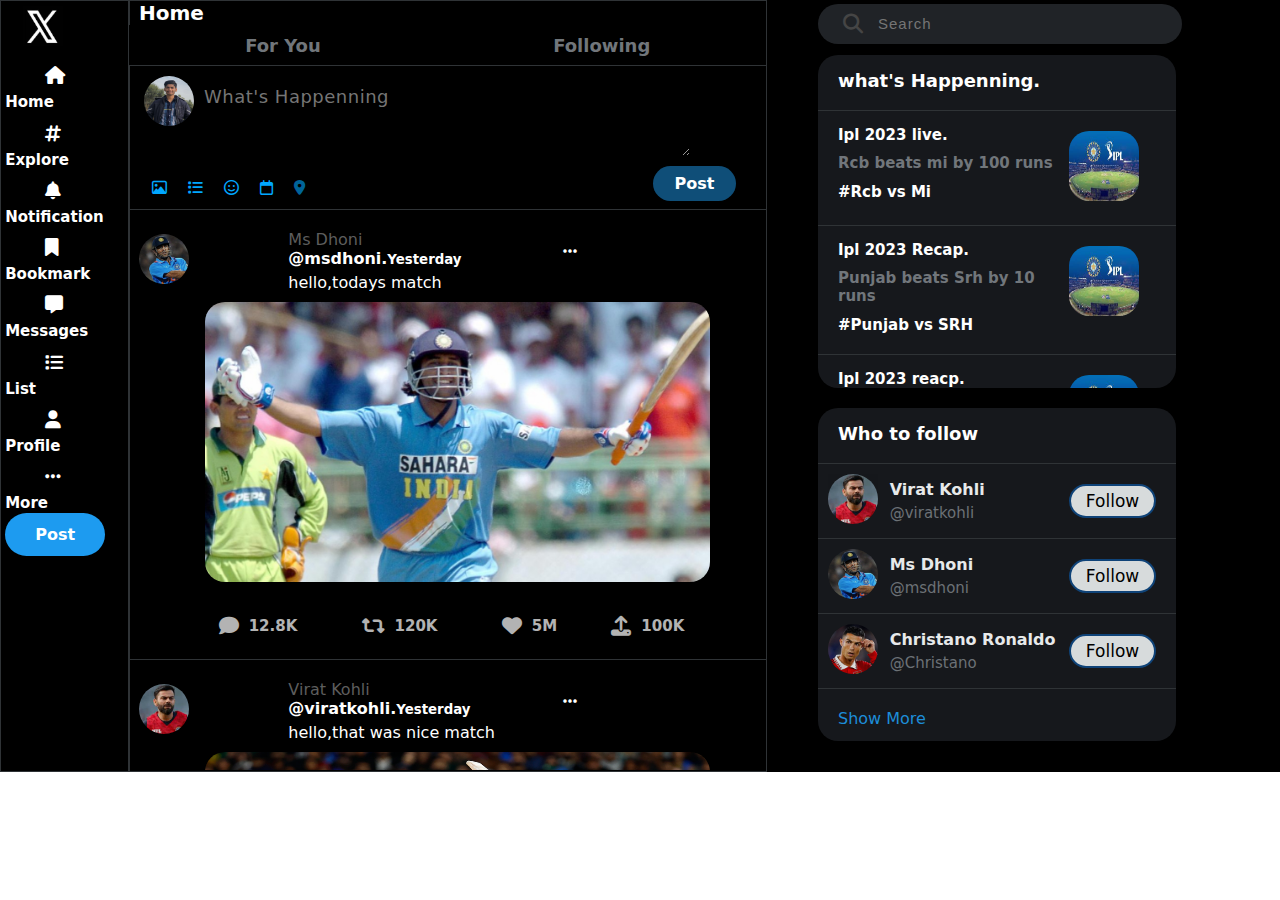
<file: index.html>
<!DOCTYPE html>
<html lang="en">
<head>
    <meta charset="UTF-8">
    <meta name="viewport" content="width=device-width, initial-scale=1.0">
    <link rel="icon" href="/1st clone/images/twitterlogo.jpeg">
    <title>Home / X</title>
    <link rel="stylesheet" href="https://cdnjs.cloudflare.com/ajax/libs/font-awesome/6.4.2/css/all.min.css">
    <link href="https://fonts.googleapis.com/css2?family=Source+Code+Pro:wght@300;400&display=swap" rel="stylesheet">
    <link rel="stylesheet" href="index.css">
</head>
<body>
    <div class="container">
        <div class="menu">
            <div class="menu-c">
            <div class="logo hide">
                <img src="images/twitterlogo.jpeg" alt="">
            </div>
            <div class="options">
                <div class="sh new"><a href="#"><i class="fa-solid fa-house"></i><span>Home</span></a></div>
                <div class="sh"><a href="#"><i class="fa-solid fa-hashtag"></i><span>Explore</span></a></div>
                <div class="sh"><a href="#"><i class="fa-solid fa-bell"></i><span>Notification</span></a></div>
                <div class="sh"><a href="#"><i class="fa-solid fa-bookmark"></i><span>Bookmark</span></a></div>
                <div class="hide"><a href="#"><i class="fa-solid fa-message"></i><span>Messages</span></a></div>
                <div class="hide"><a href="#"><i class="fa-solid fa-list"></i><span>List</span></a></div>
                <div class="hide"><a href="#"><i class="fa-solid fa-user"></i><span>Profile</span></a></div>
                <div class="hide"><a href="#"><i class="fa-solid fa-ellipsis"></i><span>More</span></a></div>
                <div class="hide"><button>Post</button></div>
            </div>
        </div>
    </div>
    <div class="cont-me">
        <div class="as">
            <a href="#">Home</a>
        </div>
        <div class="prefer">
            <span>
                <a href="#">For You</a>
            </span>
            <span>
                <a href="#">Following</a>
            </span>
        </div>
        <div class="tweet">
            <div class="y-t">
                <div class="im">
                    <span><img src="images/me.jpg" alt="" class="top"></span>
                    <textarea id="tweettxt" placeholder="What's Happenning"></textarea>
                </div>
                <div class="extra">
                    <div class="more">
                        <span>
                            <a href="#">
                            <label for="imageUpload">
                                <i class="fa-regular fa-image"></i>
                            </label>
                            <input type="file" id="imageUpload" accept="image/*" style="display: none;">
                            </a>
                        </span>
                        <span><a href="#"><i class="fa-solid fa-list"></i></a></span>
                        <span><a href="#"><i class="fa-regular fa-face-smile"></i></a></span>
                        <span><a href="#"><i class="fa-regular fa-calendar"></i></a></span>
                        <span><a href="#"><i class="fa-solid fa-location-dot"></i></a></span>
                    </div>
                    <span><button class="btn">Post</button></span>
                </div>
            </div>
            <div class="newPost">
                <!-- //empty div for posting a new tweet -->
            </div>
            <div class="modal" id="emptyTweetModal">
                <div class="modal-content">
                    <p>Please enter a tweet before posting.</p>
                    <button id="modalCloseBtn">OK</button>
                </div>
            </div>
            <div class="others-tweet">
                <div class="other-tweet">
                    <div class="profile">
                        <div class="other-p">
                            <img src="images/user1.jpg" alt="">
                        </div>
                        <div class="new-msg">
                        <span><p>Ms Dhoni <b><i class="fa fa-check-circle-o"></i>@msdhoni.<small>Yesterday</small></b>
                        </p></span>
                        <div class="msg">
                            <p>hello,todays match</p>
                        </div>
                    </div>
                    <div class="m-o">
                        <i class="fa fa-ellipsis-h"></i>
                    </div>
                    </div>
                    <div class="image-v">
                        <img src="images/ms shot.jpg" alt="" height="30px" width="30px">
                    </div>
                    <div class="react">
                        <div class="comm"><i class="fa-solid fa-comment"></i><p>12.8K</p></div>
                        <div class="retweet"><i class="fa fa-retweet"></i><p>120K</p></div>
                        <div class="like"><i class="fa-solid fa-heart"></i><p>5M</p></div>
                        <div class="book"><i class="fa fa-upload"></i><p>100K</p></div>
                    </div>
                </div>
                <div class="other-tweet">
                    <div class="profile">
                        <div class="other-p">
                            <img src="images/user3.jpg" alt="">
                        </div>
                        <div class="new-msg">
                        <span class="ime"><p>Virat Kohli <b><i class="fa fa-check-circle-o"></i>@viratkohli.<small>Yesterday</small></b>
                        </p></span>
                        <div class="msg">
                            <p>hello,that was nice match</p>
                        </div>
                    </div>
                    <div class="m-o">
                        <i class="fa fa-ellipsis-h"></i>
                    </div>
                    </div>
                    <div class="image-v">
                        <img src="images/virat shot.webp" alt="" height="30px" width="30px">
                    </div>
                    <div class="react">
                        <div class="comm"><i class="fa-solid fa-comment"></i><p>120K</p></div>
                        <div class="retweet"><i class="fa fa-retweet"></i><p>1M</p></div>
                        <div class="like stable"><i class="fa-solid fa-heart"></i><p>10M</p></div>
                        <div class="book"><i class="fa fa-upload"></i><p>120K</p></div>
                    </div>
                </div>
                <div class="other-tweet">
                    <div class="profile">
                        <div class="other-p">
                            <img src="images/user2.jpg" alt="">
                        </div>
                        <div class="new-msg">
                        <span><p>Christano Ronaldo <b><i class="fa fa-check-circle-o"></i>@Christano.<small>Yesterday</small></b>
                        </p></span>
                        <div class="msg">
                            <p>hello,nice to meet you</p>
                        </div>
                    </div>
                    <div class="m-o">
                        <i class="fa fa-ellipsis-h"></i>
                    </div>
                    </div>
                    <div class="image-v">
                        <img src="images/ronaldo.jpeg" alt="" height="30px" width="30px">
                    </div>
                    <div class="react">
                        <div class="comm"><i class="fa-solid fa-comment"></i><p>150k</p></div>
                        <div class="retweet"><i class="fa fa-retweet"></i><p>1M</p></div>
                        <div class="like"><i class="fa-solid fa-heart"></i><p>15M</p></div>
                        <div class="book"><i class="fa fa-upload"></i><p>200K</p></div>
                    </div>
                </div>
            </div>
        </div>
    </div>
    <div class="trending-menu">
        <div class="trend-c">
            <div class="search">
                <input type="text" placeholder="Search">
                <span><i class="fa fa-search"></i></span>
            </div>
            <div class="trending">
                <div class="header">
                    <p>what's Happenning.</p>
                </div>
                <div class="trends">
                    <div class="trend">
                    <div class="trend-msg">
                        <div class="trend-name">
                            <p>Ipl 2023 live.</p>
                        </div>
                        <div class="subject">
                            <p>Rcb beats mi by 100 runs</p>
                        </div>
                        <div class="trend-w">
                            <a href="#">#Rcb vs Mi</a>
                        </div>
                    </div>
                    <div class="trendpic">
                        <img src="images/ipl.jpeg" alt="">
                    </div>
                    </div>
                    <div class="trend">
                    <div class="trend-msg">
                        <div class="trend-name">
                            <p>Ipl 2023 Recap.</p>
                        </div>
                        <div class="subject">
                            <p>Punjab beats Srh by 10 runs</p>
                        </div>
                        <div class="trend-w">
                            <a href="#">#Punjab vs SRH</a>
                        </div>
                    </div>
                    <div class="trendpic">
                        <img src="images/ipl.jpeg" alt="">
                    </div>
                    </div>
                    <div class="trend">
                    <div class="trend-msg">
                        <div class="trend-name">
                            <p>Ipl 2023 reacp.</p>
                        </div>
                        <div class="subject">
                            <p>Mi beats Kkr by 1 runs</p>
                        </div>
                        <div class="trend-w">
                            <a href="#">#Mi vs Kkr</a>
                        </div>
                    </div>
                    <div class="trendpic">
                        <img src="images/ipl.jpeg" alt="">
                    </div>
                    </div>
                    <div class="trend">
                    <div class="trend-msg">
                        <div class="trend-name">
                            <p>Ipl 2023 reacp.</p>
                        </div>
                        <div class="subject">
                            <p>Delhi beats Lsg by 9 runs</p>
                        </div>
                        <div class="trend-w">
                            <a href="#">#Delhi Capitals vs Lsg</a>
                        </div>
                    </div>
                    <div class="trendpic">
                        <img src="images/ipl.jpeg" alt="">
                    </div>
                    </div>
                    <div class="show-more">
                        <a href="#">Show More</a>
                    </div>
                </div>
            </div>
            <div class="follow">
                <div class="header">
                    <p>Who to follow</p>
                </div>
                <div class="persons">
                    <div class="person">
                    <div class="pro">
                        <img src="images/user3.jpg" alt="">
                    </div>
                    <div class="name">
                        <div class="main-name">
                            <h3>Virat Kohli</h3>
                        </div>
                        <div class="username">
                            <p>@viratkohli</p>
                        </div>
                    </div>
                    <div class="send-req">
                        <button class="f-btn">Follow</button>
                    </div>
                </div>
                    <div class="person">
                    <div class="pro">
                        <img src="images/user1.jpg" alt="">
                    </div>
                    <div class="name">
                        <div class="main-name">
                            <h3>Ms Dhoni</h3>
                        </div>
                        <div class="username">
                            <p>@msdhoni</p>
                        </div>
                    </div>
                    <div class="send-req">
                        <button class="f-btn">Follow</button>
                    </div>
                </div>
                    <div class="person">
                    <div class="pro">
                        <img src="images/user2.jpg" alt="">
                    </div>
                    <div class="name">
                        <div class="main-name">
                            <h3>Christano Ronaldo</h3>
                        </div>
                        <div class="username">
                            <p>@Christano</p>
                        </div>
                    </div>
                    <div class="send-req">
                        <button class="f-btn">Follow</button>
                    </div>
                </div>
                </div>
                <div class="show-more">
                    <a href="#">Show More</a>
                </div>
            </div>
        </div>
    </div>
</div>
<script src="index.js"></script>
</body>
</html>
</file>
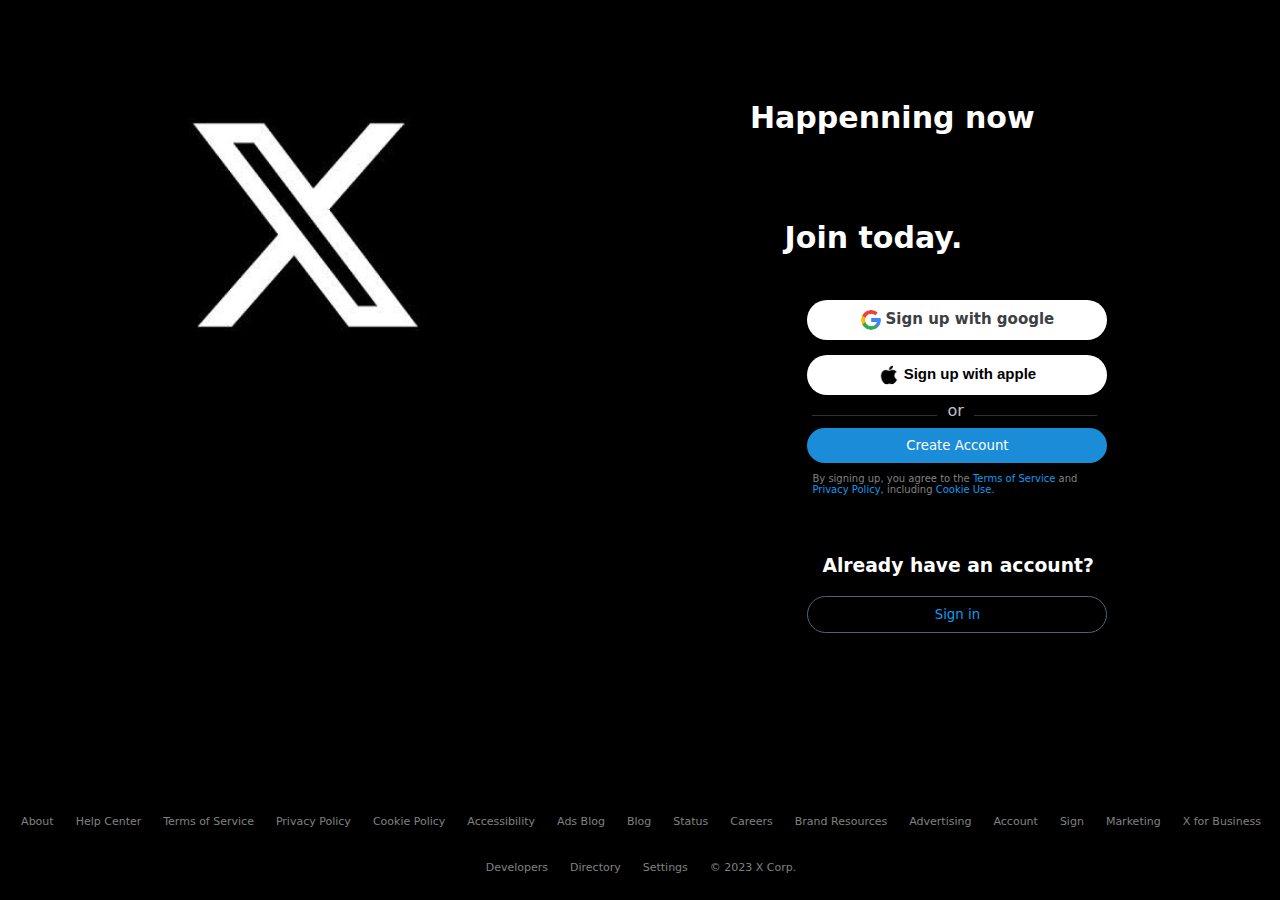
<file: sign up/index.html>
<!DOCTYPE html>
    <html lang="en">
    <head>
        <meta charset="UTF-8">
        <meta name="viewport" content="width=device-width, initial-scale=1.0">
        <link rel="stylesheet" href="https://cdnjs.cloudflare.com/ajax/libs/font-awesome/6.4.2/css/all.min.css">
        <link rel="stylesheet" href="index.css">
        <link rel="icon" href="/sign up/image/images.jpeg">
        <title>Twitter.it's what's happenning / X</title>
    </head>
    <body>
        <div class="main">
                <div class="left">
                    <img src="/sign up/image/images.jpeg" alt="">
                </div>
                <div class="right">
                    <h1>Happenning now</h1>
                    <h2>Join today.</h2>
                    <div class="log">
                        <button><img src="/sign up/image/new google.png" alt=""><span class="li">Sign up with google</span></button>
                        <button><img src="/sign up/image/apple.png" alt=""><span class="sa">Sign up with apple</span></button>
                        <hr>
                        <span class="sp">or</span>
                        <button class="bt">Create Account</button>
                        <p>By signing up, you agree to the <a href="#">Terms of Service</a> and <a href="">Privacy Policy</a>, including <a href="">Cookie Use.</a></p>
                        <h3>Already have an account?</h3>
                        <button class="b">Sign in</button>
                    </div>
                </div>
            </div>
            <footer>
                <div class="f">
                <ul><li>About</li> <li>Help Center</li> <li>Terms of Service</li> <li>Privacy Policy</li> <li>Cookie Policy</li> <li>Accessibility</li> <li>Ads Blog</li> <li>Blog</li> <li>Status</li> <li>Careers</li> <li>Brand Resources</li> <li>Advertising</li> <li>Account</li> <li>Sign</li> <li>Marketing</li> <li>X for Business</li> <li>Developers</li> <li>Directory</li> <li>Settings</li> <li>© 2023 X Corp.</li></ul>
            </div>
            </footer>
            <div class="bg">
                <div class="sign-box">
                    <i class="fa-solid fa-xmark" id="close-btn"></i>
                    <img src="/sign up/image/twitterlogo.jpeg" class="logo">
                    <h2>Sign in to X</h2>
                    <button><img src="/sign up/image/new google.png" alt="google">Sign in with Google</button>
                    <button><img src="/sign up/image/apple.png" alt="apple">Sign in with Apple</button>
                    <hr>
                    <span>or</span>

                    <form action="../index.html">
                        <input type="text"name="text" id="text" placeholder="Phone, email, or username" required>
                        <a><button type="submit">Next</button></a>
                    </form>

                    <h1>
                        <button class="forgot">
                            Forgot password?
                        </button>
                    </h1>
                    <p>
                    Don't have an account?<a href="#">Sign up</a>
                    </p>
                </div>
            </div>
            <script src="index.js">
            </script>
    </body>
    </html>
</file>
<file: index.css>
*{
    padding: 0;
    margin: 0;
    font-family: system-ui, -apple-system, BlinkMacSystemFont, "Segoe UI", Roboto, Ubuntu, "Helvetica Neue", sans-serif;
}
.container{
    display: grid;
    grid-template-columns: 26% 39% 35%;
    background: #000000;
}
.menu{
    width: 99.8%;
    border: 1px solid #2f3336;
    height: 770px;
}
.menu-c{
    width: 75%;
    margin: 0 auto;
}
.logo{
    padding: 10px 100px 30px 100px;
}
.logo img{
    height: 40px;
    width: 40px;
}
.options{
    display: grid;
}
.options div a{
    text-decoration: none;
    font-size: 18px;
    font-weight: 600;
    padding: 13px 30px 13px 30px;
    border-radius: 30px;
    color: white;
}
.options div{
    padding: 2% 0% 8% 31%;
}
.options div a i{
    font-weight: 1000; 
    font-size: 18px;
    padding: 0px 20px 0px 0px;
}
.options div a:hover{
    background: #181818;
    transition: .1s linear;
}
.options button{
    padding: 15px 80px;
    border-radius: 30px;
    outline: none;
    background: #1d9bf0;
    color: white;
    border: none;
    font-size: 16px;
    font-weight: 600;
    cursor: pointer;
}
.options button:hover{
    background: #0093ff;
    transition: .1s linear;
    opacity: 1;
}
.cont-me{
    width: 99.6%;
    border: 1px solid #2f3336;
    background: transparent;
}
.as a{
    text-decoration: none;
    font-size: 20px;
    font-weight: 600;
    color: white;
    padding: 0 0 0 10px;
}
.prefer{
    width: 100%;
    display: flex;
    flex-wrap: wrap;
    align-items: center;
    border-bottom: 1px solid #2f3336;
    background: black;
    justify-content: space-around;
    height: 40px;
}
.prefer span a{
    text-decoration: none;
    color: #71767b;
    font-size: 18px;
    font-weight: 600;
    transition: .2s linear;
    margin-top: 25px;
}
.prefer span a:hover{
    color: white;
    margin-bottom: 20px;
}
.tweet{
    max-height: 704px;
    overflow-y: hidden;
}
.tweet:hover{
    overflow-y: auto;
}
.y-t{
    border-bottom: 1px solid #2f3336;
    width: 100%;
    height: auto;
}
.im{
    display: flex;
    flex-wrap: wrap;
    align-items: center;
    padding: 10px 15px;
    height: auto;
    place-items: start;
}
.im img{
    height: 50px;
    width: 50px;
    border-radius: 50%;
    cursor: pointer;
    opacity: 0.9;
}
.im img:hover{
    opacity: 1;
}
.im textarea{
    padding: 0 0 0 10px;
    outline: none;
    border: none;
    font-size: 18px; 
    color: white;
    letter-spacing: 0.5px;
    width: 88.9%;
    height: 70px;
    margin-top: 10px;
    overflow-y: hidden;
    background: black;
}
.im textarea:hover{
    overflow-y: visible;
}
.extra{
    display: flex;
    flex-wrap: wrap;
    justify-content: space-between;
}
.extra button:hover{
    cursor: pointer;
}
.more{
    margin: 12px 0px 5px 15px;
}
.more span a{
    text-decoration: none;
    color: #00a7ff;
    font-size: 15px;
    padding: 8px 5px;
    border-radius: 50%;
    margin: 3px;
    width: 10%;
}
.more span a:hover{
    background: #031018;
}
.more span:nth-child(5){
    color: rgb(29, 155, 240);
    opacity: 0.6;
}
.more span a i:nth-child(1){
    cursor: pointer;
}
.uploaded-image {
    max-width: 100%;
    margin-top: 10px; 
}

.extra span button{
    margin: 0px 30px 8px 0px;
    padding: 8px 22px;
    border-radius: 30px;
    border: none;
    background: #0f4e78;
    font-size: 16px;
    color: white;
    font-weight: 700;
}
.extra span button:hover{
    background: #0f4378;
}
/* Styles for the modal */
.modal {
    display: none;
    position: fixed;
    top: 0;
    left: 0;
    width: 100%;
    height: 100%;
    background-color: rgba(0, 0, 0, 0.5);
    justify-content: center;
    align-items: center;
}

.modal-content {
    background-color: white;
    padding: 20px;
    border-radius: 5px;
    box-shadow: 0 2px 8px rgba(0, 0, 0, 0.1);
    text-align: center;
}

#modalCloseBtn {
    margin-top: 10px;
    padding: 8px 16px;
    background-color: #007bff;
    color: white;
    border: none;
    border-radius: 5px;
    cursor: pointer;
}

#modalCloseBtn:hover {
    background-color: #0056b3;
}

.others-tweet{
    width: 100%; 
}
.other-tweet{
    width: 100%; 
    border-bottom: 1px solid #2f3336;
}
.profile{
    display: grid;
    grid-template-columns: 12% 76% 12%;
    margin: 20px 0px 10px 0px;
    align-items: center;
}
.other-p{
    padding: 0px 0px 0px 10px;
}
.other-p img{
    width: 50px;
    height: 50px;
    border-radius: 50%;
    opacity: 0.9;
    cursor: pointer;
}
.other-p img:hover{
    opacity: 1;
}
.new-msg span i{
    padding: 0px 4px 0px 4px;
    color: #0f4e78;
    font-size: 20px;
}
.new-msg{
    cursor: pointer;
}
.new-msg span p{
    color: #5d5d5d;
}
.new-msg span b{
    color: white;
}
.msg{
    color: white;
    font-size: 16px;
    font-weight: 500;
    padding: 5px 0 0;
    text-align: justify;
    text-justify: inter-word;
    word-wrap: break-word;
}
.new-msg span b:hover{
    text-decoration: underline;
}
.m-o{
    cursor: pointer;
    color: white;
    margin-bottom: 20px;
    margin-left: 20px;
}
.image-v{
    margin: 0 0 0 12%;
}
.image-v img{
    border-radius: 20px;
    width: 90%;
    height: 280px;
}
.react{
    margin: 25px 15px 18px 80px;
    display: flex;
    flex-wrap: wrap;
    justify-content: space-around;
    width: 80%;
    opacity: 0.7;
    color: white;
}
.react div{
    display: flex;
    align-items: center;
    cursor: pointer;
}
.react .comm{
    margin-right: 50px;
}
.react .retweet{
    margin-right: 50px;
}
.react .like{
    margin-right: 40px;
}
.react .stable{
    color: red;
}
.react .book{
    margin-right: 30px;
}
.react div p{
    padding: 0 0 0 5px;
    font-size: 15px;
    font-weight: 600;
}
.react div i{
    padding: 5px 5px;
    font-size: 20px;
    border-radius: 50%;
}
.comm:hover{
    color: #00a7ff;
}
.retweet:hover{
    color: green;
}
/* .like:hover{
    color: red;
} */
.book:hover{
    color: #00a7ff;
}
.trending-menu{
    width: 100%;
}
.trend-c{
    width: 70%;
    margin: 0 0 0 50px;
}
.search{
    width: 100%;
    height: 55px;
    position: sticky;
    top: 0;
    background: black;
    align-items: center;
    z-index: 1000;
}
.search input{
    width: 82%;
    height: 40px;
    margin: 1% 0 0 0;
    border-radius: 30px;
    outline: none;
    border: none;
    background: #202327;
    padding: 0 10px 0 60px;
    font-size: 15px;
    font-weight: 400;
    color: white;
    letter-spacing: 1px;
    font-family: sans-serif;
}
.search span{
    position: absolute;
    top: 12px;
    left: 7%;
    font-size: 20px;
    font-weight: 100;
    color: #454545;
}
.trending, .follow{
    width: 100%;
    background: #16181c;
    border-radius: 20px;
    margin: 0px 0px 20px 0px;
    max-height: 333px;
    overflow-y: hidden;
}
.trending:hover, .follow:hover{
    overflow-y: auto;
}
.header{
    width: 100%;
    height: 55px;
    border-bottom: 1px solid #2f3336;
    color: white;
}
.header p{
    padding: 15px 20px;
    font-size: 18px;
    font-weight: 900;
}
.trends , .persons{
    width: 100%;
}
.trend{
    display: grid;
    grid-template-columns: 70% 30%;
    border-bottom: 1px solid #2f3336;
}
.trend-msg{
    margin: 15px 0 0 20px;
}
.trend-name{
    margin: 0 0 10px 0;
    cursor: pointer;
    color: white;
    font-size: 15px;
    font-weight: 600;
}
.trend-name a, .trend-w a{
    text-decoration: none;
    font-size: 15px;
    color: white;
    font-weight: 600;
}
.trend-w{
    margin: 0 0 20px 0;
    cursor: pointer;
    color: white;
}
.subject p{
    font-size: 15px;
    font-weight: 600;
    text-justify: inter-word;
    word-wrap: break-word;
    margin: 0 0 10px 0;
    cursor: pointer;
    color: #71767b;
}
.trend-w p a{
    text-decoration: none;
    color: white;
}
.trend-w p a:hover{
    text-decoration: underline;
    opacity: 1;
}
.trendpic{
    padding: 20px 0;
}
.trendpic img{
    width: 70px;
    height: 70px;
    border-radius: 20px;
}
.trend:hover, .person:hover{
    background: #16181c;
}
.show-more{
    padding: 20px 20px;
}
.show-more a{
    text-decoration: none;
    color: #1d8dd8;
}
.show-more:hover{
    background: #16181c;
    border-radius: 0 0 20px 20px;
}
.person{
    display: grid;
    grid-template-columns: 20% 50% 30%;
    padding: 10px 0;
    align-items: center;
    border-bottom: 1px solid #2f3336;
}
.pro{
    padding: 0 0 0 10px;
}
.pro img{
    width: 50px;
    height: 50px;
    border-radius: 50%;
    opacity: 0.9;
}
.pro img:hover{
    opacity: 1;
}
.followers-name p{
    font-size: 16px;
    font-weight: 600;
}
.name h3{
    font-size: 16px;
    color: #e7e9ea;
}
.name p{
    padding: 5px 0 0 0;
    color: #6c7176;
    font-size: 15px;
}
.send-req .f-btn{
    padding: 5px 15px;
    outline: none;
    border: 2px solid #0f4378;
    color: black;
    border-radius: 20px;
    font-size: 17px;
    text-transform: capitalize;
    background: #d7dbdc;
    opacity: 1;
}
.send-req .f-btn:hover{
    background: #d7dbdc;
    opacity: 0.9;
    cursor: pointer;
}
.send-req .nbtn{
    border: 2px solid #0f4378;
    width: 105px;
    padding: 5px 10px;
    border-radius: 20px;
    font-size: 15px;
    text-transform: capitalize;
    color: white;
    outline: none;
    background: transparent;
    padding: 10px;
}
@media (min-width:479px) and (max-width:1450px) {
    .option span{
        display: none;
    }
    .option button{
        padding: 10px 10px;
    }
    .container{
        grid-template-columns: 10% 50% 40%;
    }
    .menu-c{
        width: 99.6%;
    }
    .option div a i{
        padding: 0;
        border-radius: 50%;
    }
    .profile{
        grid-template-columns: 25% 40% 35%;
    }
    .im textarea{
        width: 80%;
    }
}
@media(max-width:960px) and (min-width:478px){
    /* .menu{
        display: none;
    } */
    .trending-menu{
        display: none;
    }
    .container{
        grid-template-columns: 100%;
    }
    .profile{
        grid-template-columns: 20% 60% 20%;
    }
}
@media(min-width:961px) and (max-width:1180px){
    .menu-c .options{
        grid-template-columns: 10%;
    }
    .menu-c .logo{
        padding: 5px 0 5px 22px;
    }
    .options div a span{
        font-size: 0px;
        transition: .1s linear;
    }
    .options div a i{
        padding: 12px 5px 5px 10px;
    }
    .options button{
        padding: 12px 22px;
    }
}
@media(min-width:1181px) and (max-width:1450px){
    .menu-c .options{
        grid-template-columns: 10%;
    }
    .menu-c .logo{
        padding: 5px 0 5px 22px;
    }
    .options div a span{
        font-size: 15px;
        transition: .1s linear;
    }
    .options div a i{
        padding: 12px 5px 5px 10px;
    }
    .options button{
        padding: 12px 30px;
    }
}
@media(min-width:320px) and (max-width:700px){
    .options{
        display: flex;
        flex-direction: row;
        justify-content: space-between;
    }
    .options div{
        padding: 0;
    }
    .options .sh span{
        display: none;
    }
    .hide{
        display: none;
    }
    .menu{
        bottom: 0;
        background: black;
        position: fixed;
        height: auto;
        padding: 20px 0;
        z-index: 1000;
    }
    .react .comm{
        margin-left: -30px;
    }
    .react .retweet{
        margin-left: -30px;
    }
    .react .like{
        margin-left: -30px;
    }
    .react .book{
        margin-left: -30px;
    }
    .menu-c{
        margin: auto;
    }
    .tweet{
        width: 100%;
    }
    .trending-menu{
        display: none;
    }
    .im textarea{
        width: 80%;
    }
    .container{
        grid-template-columns: 100%;
    }
    .profile{
        grid-template-columns: 20% 60% 20%;
    }
}
@media(min-width:700px) and (max-width:960px) {
    .menu-c .options{
        grid-template-columns: 10%;
    }
    .menu-c .logo{
        padding: 5px 0 5px 22px;
    }
    .options div a span{
        font-size: 0px;
        transition: .1s linear;
    }
    .options div a i{
        padding: 12px 5px 5px 10px;
    }
    .options button{
        padding: 12px 22px;
    }
    .container{
        grid-template-columns: 10% 90%;
    }
}
@media(min-width:320px) and (max-width:374px){
    .options .sh a i{
        margin-right: -50px;
        padding-left: 10px;
    }
    .options .new{
        margin-left: -20px;
    }
    .im textarea{
        width: auto;
    }
}
@media(min-width:375px) and (max-width:404px){
    .options .new{
        margin-left: -30px;
    }
}
</file>
<file: sign up/index.css>
* {
    margin: 0;
    padding: 0;
    font-family: system-ui, -apple-system, BlinkMacSystemFont, "Segoe UI", Roboto, Ubuntu, "Helvetica Neue", sans-serif;
}

body {
    box-sizing: border-box;
    background-color: black;
    width: 100%;
    height: 100vh;
    overflow: hidden;
}

.main {
    display: grid;
    grid-template-columns: 50% 50%;
}

.left {
    margin: 100px 0 0px 280px;
}

.left img {
    height: 350px;
    width: 350px;
}

.right {
    display: flex;
    flex-direction: row;
}

.right h1 {
    color: white;
    font-size: 60px;
    font-weight: 800;
    position: relative;
    top: 100px;
    left: 150px;
    white-space: nowrap;
}

.right h2 {
    color: white;
    font-size: 35px;
    font-weight: 650;
    position: relative;
    right: 390px;
    top: 180px;
    white-space: nowrap;
    padding: 40px;
}
.log{
        width:0px;
    }
.log button {
    display: flex;
    color: white;
    white-space: nowrap;
    background: white;
    margin: 15px;
    position: relative;
    top: 285px;
    right: 625px;
    border: none;
    outline: none;
    border-radius: 20px;
    color: black;
    width: 300px;
    text-align: center;
    justify-content: center;
    padding: 10px;
    cursor: pointer;
}

.log button:hover {
    background: #e6e6e6;
}

.log button img {
    width: 20px;
    border-radius: 50%;
    margin-right: 5px;
}

.log button .li {
    color: #3c4043;
    font-weight: 600;
    font-size: 15px;
}

.log button .sa {
    font-family: 'Segoe UI', Tahoma, Geneva, Verdana, sans-serif;
    font-size: 15px;
    font-weight: 600;
}

.log hr {
    border: 0;
    height: 1px;
    background: #2f3336;
    position: relative;
    top: 290px;
    right: 600px;
    width: 285px;
}

.log .sp {
    position: relative;
    top: 275px;
    right: 480px;
    color: #c2c2c2;
    background: black;
    padding: 0 10px 0 10px;
}

.log .bt {
    margin-top: -2px;
    background: #1a8cd8;
    color: white;
}

.log .bt:hover {
    background: #1686d0;
}

.log p {
    color: white;
    position: relative;
    top: 280px;
    right: 610px;
    font-size: 12px;
    width: 320px;
    color: gray;
}

.log p a {
    text-decoration: none;
    color: #0e9bf0;
}

.log p a:hover {
    text-decoration: underline;
}

.log h3 {
    color: white;
    position: relative;
    top: 340px;
    right: 600px;
    font-weight: 600;
    width: 320px;
}

.log .b {
    margin-top: 75px;
    background: black;
    color: #0e9bf0;
    border: 1px solid #536471;
    outline: none;
    padding: 10px;
}

.log .b:hover {
    background: #031018;
}

footer {
    color: gray;
    margin-top: 230px;
    margin-left: 2px;
    white-space: nowrap;
}

.f ul {
    display: flex;
    flex-direction: row;
    list-style: none;
    justify-content: center;
}

.f li {
    margin-top: 11px;
    padding: 11px;
    font-size: 11px;
}

.f li:hover {
    text-decoration: underline;
}

.bg {
    display: none;
    position: absolute;
    background-color: #4a4a4a69;
    width: 100%;
    height: 100vh;
    top: 0;
}

.bg i {
    color: white;
    position: absolute;
    margin-left: -275px;
    margin-top: -10px;
}
.bg i:hover{
    border: none;
    outline: none;
    width: 20px;
    height: 15px;
    background: #2f3336;
}

.sign-box {
    background: black;
    padding: 30px 120px;
    width: 400px;
    height: 570px;
    top: 6%;
    left: 30%;
    position: absolute;
    text-align: center;
    border-radius: 15px;
    /* border: 2px solid grey ; */

}

.logo {
    width: 35px;
    margin-bottom: 20px;
    margin-left: 0px;
    margin-top: -10px;
}

.sign-box h2 {
    margin-bottom: 20px;
    color: white;
    text-align: left;
    font-size: 2rem;
}

.sign-box button img {
    width: 18px;
    margin-right: 10px;
    background: #e7e7e7;
    border-radius: 50%;
}

.sign-box button {
    color: white;
    width: 100%;
    padding: 10px 0;
    display: flex;
    align-items: center;
    justify-content: center;
    margin: 20px 0;
    border-radius: 30px;
    border: 1px solid black;
    background: transparent;
    font-weight: 100;
    cursor: pointer;


}

.sign-box button:hover {
    background-color: #e7e7e7;
}

.sign-box hr {
    border: 0px;
    height: 1px;
    margin: 5px;
    background: gray;
}

.sign-box span {
    display: block;
    width: 40px;
    margin: auto;
    background: black;
    color: white;
    font-size: 14px;
    margin-top: -16px;
    font-size: 1.1rem;
    font-weight: 500;
}

.sign-box input {
    background-color: black;
    width: 100%;
    border: 1px solid gray;
    padding: 15px 10px;
    border-radius: 4px;
    margin: 10px 0px;
    color: white;
    font-weight: 500;
    font-size: 1rem;

}

.sign-box button {
    background: white;
    color: black;
    font-size: 1rem;
    border: 2px solid black;
    margin-bottom: 15px;
    font-weight: 500;
}
.sign-box h1 button {
    background: black;
    color: #E1E8ED;
    font-size: 1rem;
    border: 1px solid gray;
    margin-bottom: 15px;
    font-weight: 500;
}

.sign-box .forgot:hover {
    background-color: rgba(196, 195, 195, 0.08);
}

.sign-box p {
    text-align: left;
    font-size: 16px;
    font-weight: 200;
    color: #657786;
    margin: 40px 0 50px;

}

.sign-box p a {
    text-decoration: none;
    color: #1DA1F2;
}

@media (min-width: 319px) and (max-width:530px){
    .main {
        grid-template-columns: 50%;
        height: 500px;
    }
    .left {
        margin: 0 auto;
    }
    .left img {
        height: 60px;
        width: 60px;
        margin-top: 40px;
        margin-left: 100px;
    }
    
    .right h1{
        position: relative;
        left: 100px;
        top: 50px;
        font-size: 30px;
        white-space: normal;
    }
    .right h2{
        position: relative;
        right: 125px;
        top: 125px;
        font-size: 45px;
        font-size: 30px;
    }
    .log button{
        position: relative;
        right: 350px;
        width: 200px;
        top: 200px;
    }
    .log hr{
        position: relative;
        right: 330px;
        width: 180px;
        top: 200px;
    }
    .log .sp{
        position: relative;
        right: 260px;
        top: 185px;
    }
    .log p{
        position: relative;
        left: -330px;
        font-size: 10px;
        width: 200px;
        top: 200px;
    }
    .log h3{
        position: relative;
        left: -330px;
        white-space: nowrap;
        font-size: 15px;
        top: 260px;
    }
    footer{
        position: relative;
        top: 10px;
    }
    .f ul {
        color: gray;
        white-space: normal;
        display: flex;
        flex-wrap: wrap;
    }
    .f li{
        margin: 0;
        padding: 10px;
    }
}
@media (min-width: 530px) and (max-width:732px){
    .main {
        grid-template-columns: 50%;
        height: 500px;
    }
    .left {
        margin: 0 auto;
    }
    .left img {
        /* display: flex;
        flex-wrap: wrap; */
        height: 80px;
        width: 80px; /* Adjust as needed */
        margin-top: 50px;
        margin-left: 150px;
    }
    
    .right h1{
        /* display: flex;
        flex-wrap: wrap; */
        position: relative;
        left: 200px;
        bottom: 40px;
        font-size: 55px;
        white-space: nowrap;
    }
    .right h2{
        /* display: flex;
        flex-wrap: wrap; */
        position: relative;
        right: 300px;
        top: 200px;
        font-size: 45px;
        font-size: 30px;
    }
    .log button{
        /* display: flex;
        flex-wrap: wrap; */
        position: relative;
        right: 500px;
    }
    .log hr{
        /* display: flex;
        flex-wrap: wrap; */
        position: relative;
        right: 380px;
    }
    .log .sp{
        /* display: flex;
        flex-wrap: wrap; */
        position: relative;
        right: 360px;
    }
    .log p{
        /* display: flex;
        flex-wrap: wrap; */
        position: relative;
        left: -480px;
        width: 350px;
    }
    .log h3{
        /* display: flex;
        flex-wrap: wrap; */
        position: relative;
        left: -480px;
        white-space: nowrap;
        width: 350px;
    }
    footer{
        position: relative;
        top: 150px;
        left: 50px;
    }
    .f ul {
        color: gray;
        white-space: normal;
        display: flex;
        flex-wrap: wrap;
    }
    .f li{
        margin: 0;
        padding: 10px;
    }
}
@media (min-width: 732px) and (max-width:1000px){
    body{
        overflow: scroll;
    }
    .main {
        grid-template-columns: 50%;
    }
    .left {
        margin: 0 auto;
    }
    .left img {
        /* display: flex;
        flex-wrap: wrap; */
        height: 80px;
        width: 80px;
        margin-top: 50px;
        margin-left: -30px;
    }
    
    .right h1{
        /* display: flex;
        flex-wrap: wrap; */
        position: relative;
        left: 130px;
        bottom: 40px;
        font-size: 30px;
        white-space: nowrap;
    }
    .right h2{
        display: flex;
        flex-wrap: wrap;
        position: relative;
        right: 160px;
        top: 180px;
        font-size: 30px;
        font-size: 30px;
    }
    .log button{
        /* display: flex;
        flex-wrap: wrap; */
        position: relative;
        right: 380px;
    }
    .log hr{
        /* display: flex;
        flex-wrap: wrap; */
        position: relative;
        right: 360px;
    }
    .log .sp{
        /* display: flex;
        flex-wrap: wrap; */
        position: relative;
        right: 240px;
    }
    .log p{
        /* display: flex;
        flex-wrap: wrap; */
        position: relative;
        left: -360px;
        font-size: 10px;
        width: 300px;
    }
    .log h3{
        /* display: flex;
        flex-wrap: wrap; */
        position: relative;
        left: -360px;
        white-space: nowrap;
    }
    footer{
        position: relative;
        top: 150px;
    }
    .f ul {
        color: gray;
        white-space: normal;
        display: flex;
        flex-wrap: wrap;
    }
    .f li{
        margin: 0;
        padding: 10px;
        width: 200px;
    }
}
@media(min-width:1000px) and (max-width:1439px){
    .left img{
        height: 250px;
        width: 250px;
        margin-left: -100px;
    }
    .right h1{
        /* display: flex;
        flex-wrap: wrap; */
        position: relative;
        left: 110px;
        bottom: 40px;
        font-size: 30px;
        white-space: nowrap;
    }
    .right h2{
        display: flex;
        flex-wrap: wrap;
        position: relative;
        right: 180px;
        top: 180px;
        font-size: 35px;
        font-size: 30px;
    }
    .log button{
        /* display: flex;
        flex-wrap: wrap; */
        position: relative;
        right: 390px;
    }
    .log hr{
        /* display: flex;
        flex-wrap: wrap; */
        position: relative;
        right: 370px;
    }
    .log .sp{
        /* display: flex;
        flex-wrap: wrap; */
        position: relative;
        right: 245px;
    }
    .log p{
        /* display: flex;
        flex-wrap: wrap; */
        position: relative;
        left: -370px;
        font-size: 10px;
        width: 300px;
    }
    .log h3{
        /* display: flex;
        flex-wrap: wrap; */
        position: relative;
        left: -360px;
        white-space: nowrap;
    }
    footer{
        position: relative;
        top: 200px;
    }
    .f ul {
        color: gray;
        white-space: normal;
        display: flex;
        flex-wrap: wrap;
    }
}
@media(min-width:1440px) and (max-width:1440px){
    .log p{
        font-size: 15px;
        width: 350px;
    }
    footer{
        position: relative;
        top: 100px;
    }
    .log h3{
        width: 350px;
    }
}
</file>
